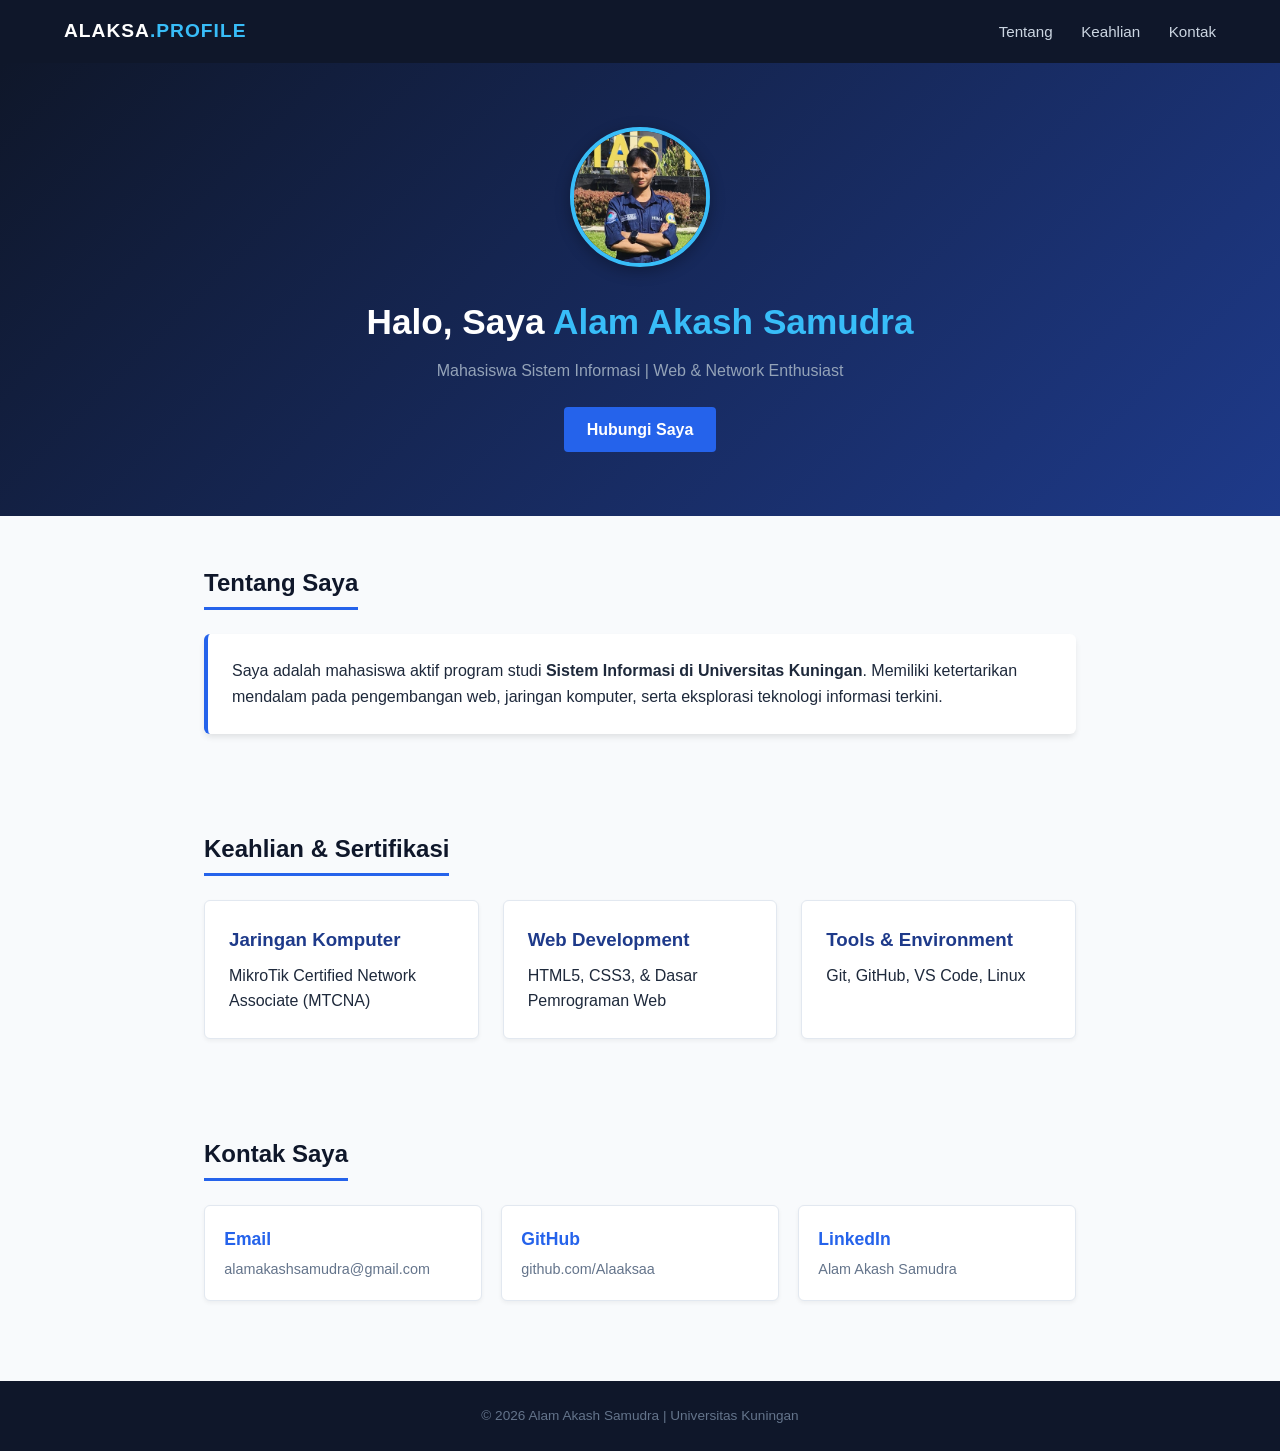
<file: index.html>
<!DOCTYPE html>
<html lang="id">
<head>
    <meta charset="UTF-8">
    <meta name="viewport" content="width=device-width, initial-scale=1.0">
    <title>Profile - Alam Akash Samudra</title>
    <link rel="stylesheet" href="style_profile.css">
</head>
<body>

    <!-- NAVBAR -->
    <header>
        <div class="logo">ALAKSA<span>.PROFILE</span></div>
        <nav>
            <a href="#tentang">Tentang</a>
            <a href="#keahlian">Keahlian</a>
            <a href="#kontak">Kontak</a>
        </nav>
    </header>

    <!-- HERO / BANNER -->
    <section class="hero">
        <div class="hero-content">
            <!-- FOTO PROFIL DI TENGAH -->
            <img src="profile.jpg" alt="Foto Alam Akash Samudra" class="profile-img">
            
            <h1>Halo, Saya <span>Alam Akash Samudra</span></h1>
            <p>Mahasiswa Sistem Informasi | Web & Network Enthusiast</p>
            <a href="#kontak" class="btn">Hubungi Saya</a>
        </div>
    </section>

    <!-- TENTANG SAYA -->
    <section id="tentang" class="section">
        <h2>Tentang Saya</h2>
        <div class="card">
            <p>Saya adalah mahasiswa aktif program studi <b>Sistem Informasi di Universitas Kuningan</b>. Memiliki ketertarikan mendalam pada pengembangan web, jaringan komputer, serta eksplorasi teknologi informasi terkini.</p>
        </div>
    </section>

    <!-- KEAHLIAN / SKILLS -->
    <section id="keahlian" class="section">
        <h2>Keahlian & Sertifikasi</h2>
        <div class="grid">
            <div class="card-item">
                <h3>Jaringan Komputer</h3>
                <p>MikroTik Certified Network Associate (MTCNA)</p>
            </div>
            <div class="card-item">
                <h3>Web Development</h3>
                <p>HTML5, CSS3, & Dasar Pemrograman Web</p>
            </div>
            <div class="card-item">
                <h3>Tools & Environment</h3>
                <p>Git, GitHub, VS Code, Linux</p>
            </div>
        </div>
    </section>

    <!-- SECTION KONTAKS -->
    <section id="kontak" class="section">
        <h2>Kontak Saya</h2>
        <div class="contact-grid">
            <a href="mailto:alamakashsamudra@gmail.com" class="contact-card">
                <h3>Email</h3>
                <p>alamakashsamudra@gmail.com</p>
            </a>
            <a href="https://github.com/Alaaksaa" target="_blank" class="contact-card">
                <h3>GitHub</h3>
                <p>github.com/Alaaksaa</p>
            </a>
            <a href="https://linkedin.com" target="_blank" class="contact-card">
                <h3>LinkedIn</h3>
                <p>Alam Akash Samudra</p>
            </a>
        </div>
    </section>

    <!-- FOOTER -->
    <footer>
        <p>&copy; 2026 Alam Akash Samudra | Universitas Kuningan</p>
    </footer>

</body>
</html>
</file>
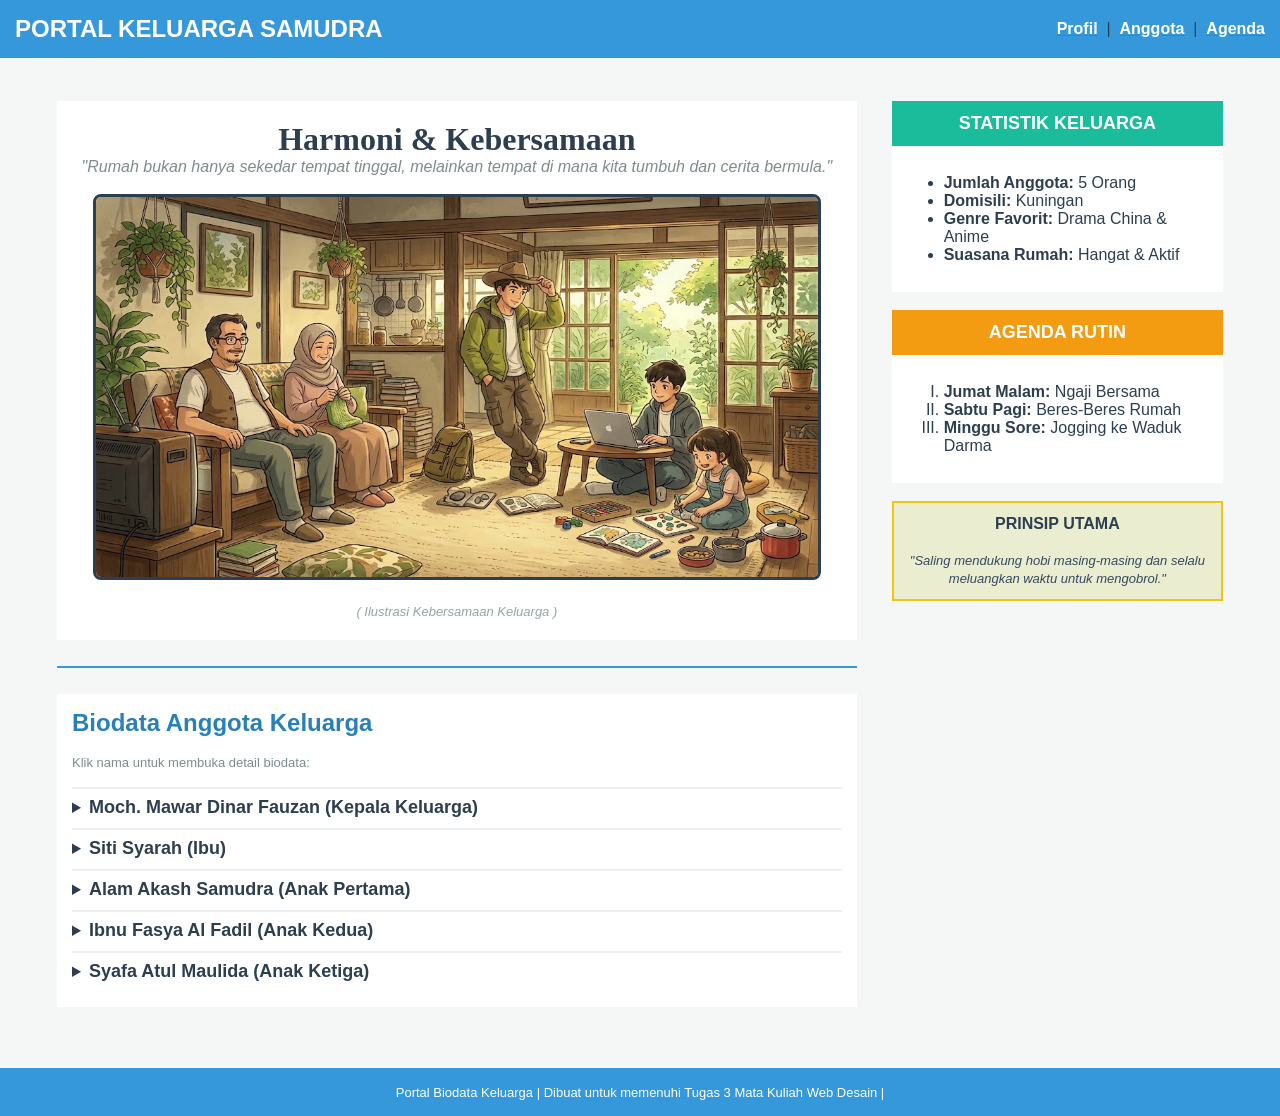
<file: biodata_keluarga.html>
<!DOCTYPE html>
<html lang="id">
<head>
    <meta charset="UTF-8">
    <meta name="viewport" content="width=device-width, initial-scale=1.0">
    <title>Portal Resmi Keluarga</title>
    <link rel="stylesheet" href="style.css">
</head>
<body bgcolor="#f4f7f6" text="#2c3e50" link="#16a085" vlink="#2980b9" alink="#e74c3c">

    <!-- HEADER SEMANTIK HTML5 -->
    <header>
        <table border="0" cellpadding="15" cellspacing="0" width="100%" bgcolor="#3498db">
            <tr>
                <td align="left">
                    <font size="5" face="Arial" color="#ffffff"><b>PORTAL KELUARGA SAMUDRA</b></font>
                </td>
                <td align="right">
                    <!-- NAVIGASI UTAMA -->
                    <nav>
                        <font size="3" face="Arial">
                            <a href="#profil"><font color="#ffffff"><b>Profil</b></font></a> &nbsp;|&nbsp; 
                            <a href="#anggota"><font color="#ffffff"><b>Anggota</b></font></a> &nbsp;|&nbsp; 
                            <a href="#kegiatan"><font color="#ffffff"><b>Agenda</b></font></a>
                        </font>
                    </nav>
                </td>
            </tr>
        </table>
    </header>

    <br>

    <!-- KONTEN UTAMA (MAIN) -->
    <main>
        <center>
            <table border="0" cellpadding="10" cellspacing="15" width="95%">
                <tr valign="top">
                    
                    <!-- KOLOM KIRI: AREA KONTEN UTAMA (70%) -->
                    <td width="70%">
                        
                        <!-- SECTION 1: HERO BANNER / PROFIL -->
                        <section id="profil">
                            <table border="0" cellpadding="20" cellspacing="0" width="100%" bgcolor="#ffffff">
                                <tr>
                                    <td align="center">
                                        <font size="6" face="Georgia" color="#2c3e50"><b>Harmoni & Kebersamaan</b></font><br>
                                        <font size="3" face="Arial" color="#7f8c8d"><i>"Rumah bukan hanya sekedar tempat tinggal, melainkan tempat di mana kita tumbuh dan cerita bermula."</i></font>
                                        <br><br>
                                        <img src="fotoghibli.jpg" alt="Foto Keluarga" width="95%" height="380" border="3" bordercolor="#bdc3c7">
                                        <br><br>
                                        <font size="2" color="#95a5a6"><i>( Ilustrasi Kebersamaan Keluarga )</i></font>
                                    </td>
                                </tr>
                            </table>
                        </section>

                        <br><hr color="#3498db" size="2"><br>

                        <!-- SECTION 2: BIODATA ANGGOTA KELUARGA -->
                        <section id="anggota">
                            <table border="0" cellpadding="15" cellspacing="0" width="100%" bgcolor="#ffffff">
                                <tr>
                                    <td>
                                        <font size="5" color="#2980b9" face="Arial"><b>Biodata Anggota Keluarga</b></font>
                                        <p><font size="2" color="#7f8c8d">Klik nama untuk membuka detail biodata:</font></p>
                                        
                                        <hr color="#ecf0f1">

                                        <!-- ARTIKEL 1: KEPALA KELUARGA -->
                                        <article>
                                            <details>
                                                <summary><font size="4" color="#2c3e50"><b>Moch. Mawar Dinar Fauzan (Kepala Keluarga)</b></font></summary>
                                                <br>
                                                <table border="1" cellpadding="8" cellspacing="0" width="100%" bgcolor="#e8f8f5" bordercolor="#1abc9c">
                                                    <tr><td width="30%"><b>Umur</b></td><td>48 Tahun</td></tr>
                                                    <tr><td><b>Peran</b></td><td>Kepala Keluarga / Ayah</td></tr>
                                                    <tr><td><b>Hobi Utama</b></td><td>Nonton Dracin (Drama China)</td></tr>
                                                    <tr><td><b>Karakter</b></td><td>Pengayom, bijaksana, dan humoris</td></tr>
                                                </table>
                                                <br>
                                            </details>
                                        </article>

                                        <hr color="#ecf0f1">

                                        <!-- ARTIKEL 2: IBU -->
                                        <article>
                                            <details>
                                                <summary><font size="4" color="#2c3e50"><b>Siti Syarah (Ibu)</b></font></summary>
                                                <br>
                                                <table border="1" cellpadding="8" cellspacing="0" width="100%" bgcolor="#fef9e7" bordercolor="#f1c40f">
                                                    <tr><td width="30%"><b>Umur</b></td><td>43 Tahun</td></tr>
                                                    <tr><td><b>Peran</b></td><td>Ibu Rumah Tangga</td></tr>
                                                    <tr><td><b>Hobi Utama</b></td><td>Memasak, beres-beres rumah, Nonton Dracin</td></tr>
                                                    <tr><td><b>Keahlian</b></td><td>Masakannya enak dan menjaga kehangatan rumah</td></tr>
                                                </table>
                                                <br>
                                            </details>
                                        </article>

                                        <hr color="#ecf0f1">

                                        <!-- ARTIKEL 3: ANAK PERTAMA -->
                                        <article>
                                            <details>
                                                <summary><font size="4" color="#2c3e50"><b>Alam Akash Samudra (Anak Pertama)</b></font></summary>
                                                <br>
                                                <table border="1" cellpadding="8" cellspacing="0" width="100%" bgcolor="#ebf5fb" bordercolor="#3498db">
                                                    <tr><td width="30%"><b>Umur</b></td><td>20 Tahun</td></tr>
                                                    <tr><td><b>Peran</b></td><td>Anak Sulung</td></tr>
                                                    <tr><td><b>Hobi Utama</b></td><td>Explore Alam, mengenal hal baru, exercise</td></tr>
                                                    <tr><td><b>Status</b></td><td>Mahasiswa Sistem Informasi</td></tr>
                                                </table>
                                                <br>
                                            </details>
                                        </article>

                                        <hr color="#ecf0f1">

                                        <!-- ARTIKEL 4: ANAK KEDUA -->
                                        <article>
                                            <details>
                                                <summary><font size="4" color="#2c3e50"><b>Ibnu Fasya Al Fadil (Anak Kedua)</b></font></summary>
                                                <br>
                                                <table border="1" cellpadding="8" cellspacing="0" width="100%" bgcolor="#eaf2f8" bordercolor="#5dade2">
                                                    <tr><td width="30%"><b>Umur</b></td><td>15 Tahun</td></tr>
                                                    <tr><td><b>Peran</b></td><td>Anak Kedua</td></tr>
                                                    <tr><td><b>Hobi Utama</b></td><td>Main Game, freelancing</td></tr>
                                                </table>
                                                <br>
                                            </details>
                                        </article>

                                        <hr color="#ecf0f1">

                                        <!-- ARTIKEL 5: ANAK KETIGA -->
                                        <article>
                                            <details>
                                                <summary><font size="4" color="#2c3e50"><b>Syafa Atul Maulida (Anak Ketiga)</b></font></summary>
                                                <br>
                                                <table border="1" cellpadding="8" cellspacing="0" width="100%" bgcolor="#fdf2e9" bordercolor="#e67e22">
                                                    <tr><td width="30%"><b>Umur</b></td><td>10 Tahun</td></tr>
                                                    <tr><td><b>Peran</b></td><td>Anak Bungsu</td></tr>
                                                    <tr><td><b>Hobi Utama</b></td><td>Main-mainan, masak-masakan, menggambar</td></tr>
                                                </table>
                                                <br>
                                            </details>
                                        </article>

                                    </td>
                                </tr>
                            </table>
                        </section>

                    </td>

                    <!-- KOLOM KANAN: SIDEBAR WIDGETS (30%) DENGAN TAG ASIDE -->
                    <td width="30%">
                        <aside>

                            <!-- WIDGET 1: STATISTIK -->
                            <section>
                                <table border="0" cellpadding="12" cellspacing="0" width="100%" bgcolor="#ffffff">
                                    <tr bgcolor="#1abc9c">
                                        <td align="center">
                                            <font size="4" face="Arial" color="#ffffff"><b>STATISTIK KELUARGA</b></font>
                                        </td>
                                    </tr>
                                    <tr>
                                        <td>
                                            <ul>
                                                <li><b>Jumlah Anggota:</b> 5 Orang</li>
                                                <li><b>Domisili:</b> Kuningan</li>
                                                <li><b>Genre Favorit:</b> Drama China & Anime</li>
                                                <li><b>Suasana Rumah:</b> Hangat & Aktif</li>
                                            </ul>
                                        </td>
                                    </tr>
                                </table>
                            </section>

                            <br>

                            <!-- WIDGET 2: AGENDA MINGGUAN -->
                            <section id="kegiatan">
                                <table border="0" cellpadding="12" cellspacing="0" width="100%" bgcolor="#ffffff">
                                    <tr bgcolor="#f39c12">
                                        <td align="center">
                                            <font size="4" face="Arial" color="#ffffff"><b>AGENDA RUTIN</b></font>
                                        </td>
                                    </tr>
                                    <tr>
                                        <td>
                                            <ol type="I">
                                                <li><b>Jumat Malam:</b> Ngaji Bersama</li>
                                                <li><b>Sabtu Pagi:</b> Beres-Beres Rumah</li>
                                                <li><b>Minggu Sore:</b> Jogging ke Waduk Darma</li>
                                            </ol>
                                        </td>
                                    </tr>
                                </table>
                            </section>

                            <br>

                            <!-- WIDGET 3: QUOTE / PRINSIP -->
                            <section>
                                <table border="1" cellpadding="12" cellspacing="0" width="100%" bgcolor="#eaedd0" bordercolor="#f1c40f">
                                    <tr>
                                        <td align="center">
                                            <font size="3" color="#2c3e50"><b>PRINSIP UTAMA</b></font><br><br>
                                            <font size="2" color="#34495e"><i>"Saling mendukung hobi masing-masing dan selalu meluangkan waktu untuk mengobrol."</i></font>
                                        </td>
                                    </tr>
                                </table>
                            </section>

                        </aside>
                    </td>
                </tr>
            </table>
        </center>
    </main>

    <br><br>

    <!-- FOOTER SEMANTIK HTML5 -->
    <footer>
        <table border="0" cellpadding="15" cellspacing="0" width="100%" bgcolor="#3498db">
            <tr>
                <td align="center">
                    <font size="2" face="Arial" color="#ffffff">
                        Portal Biodata Keluarga | Dibuat untuk memenuhi Tugas 3 Mata Kuliah Web Desain |
                    </font>
                </td>
            </tr>
        </table>
    </footer>

</body>
</html>
</file>
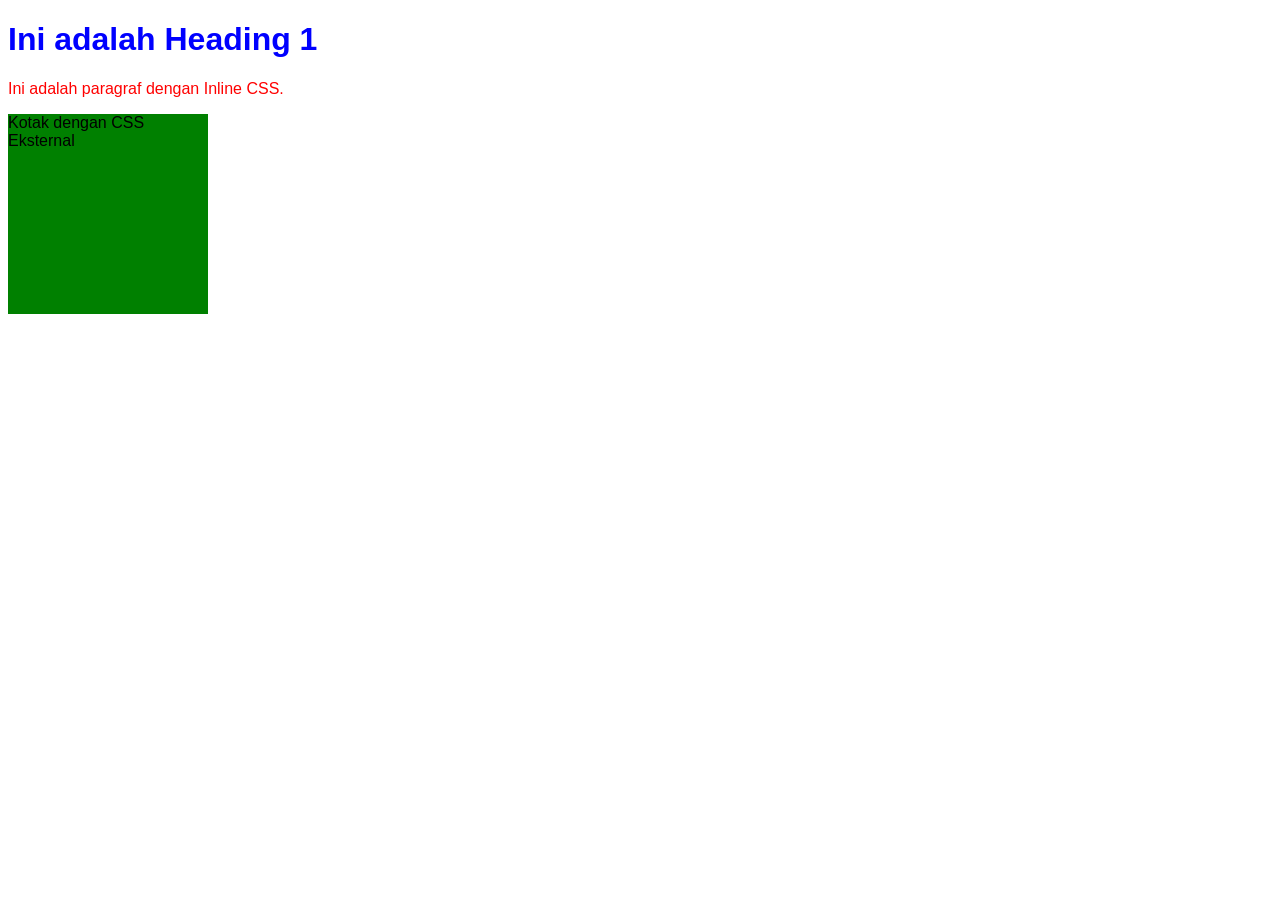
<file: Latihan_03_01.html>
<!DOCTYPE html>
<html lang="en">
<head>
    <meta charset="UTF-8">
    <meta name="viewport" content="width=device-width, initial-scale=1.0">
    <title>Praktikum CSS</title>
    <!-- Internal CSS -->
    <style>
        body {
            font-family: Arial, sans-serif;
        }
        h1 {
            color: blue;
        }
    </style>
    <!-- External CSS -->
    <link rel="stylesheet" href="stylesheet_03_01.css">
</head>
<body>
    <h1>Ini adalah Heading 1</h1>
    <p style="color: red;">Ini adalah paragraf dengan Inline CSS.</p>
    <div class="kotak">Kotak dengan CSS Eksternal</div>
</body>
</html>
</file>
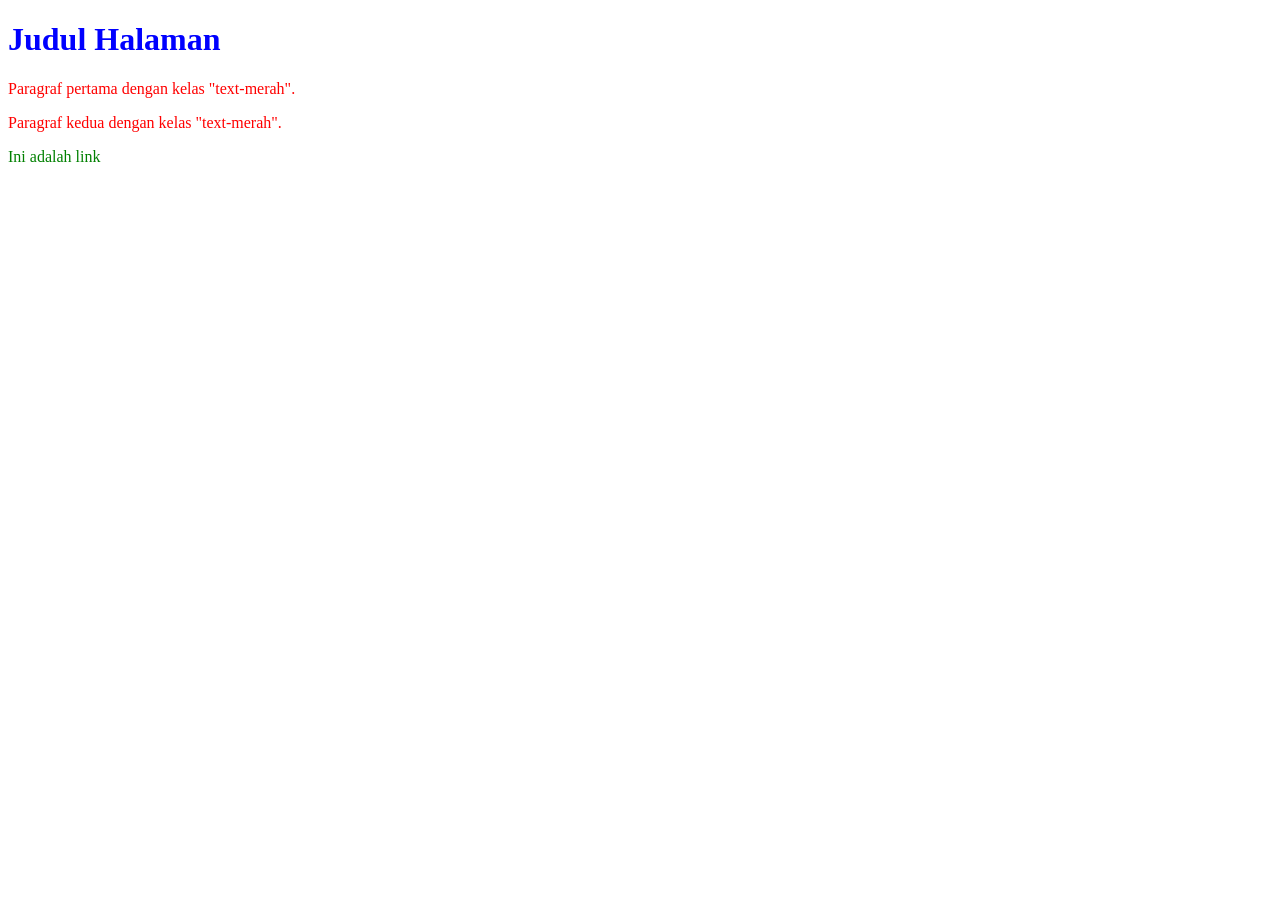
<file: Latihan_03_02.html>
<!DOCTYPE html>
<html lang="en">
<head>
    <meta charset="UTF-8">
    <meta name="viewport" content="width=device-width, initial-scale=1.0">
    <title>Praktikum Selektor CSS</title>
    <link rel="stylesheet" href="stylesheet_03_02.css">
</head>
<body>
    <h1 id="judul">Judul Halaman</h1>
    <p class="text-merah">Paragraf pertama dengan kelas "text-merah".</p>
    <p class="text-merah">Paragraf kedua dengan kelas "text-merah".</p>
    <a href="#" title="Link">Ini adalah link</a>
</body>
</html>
</file>
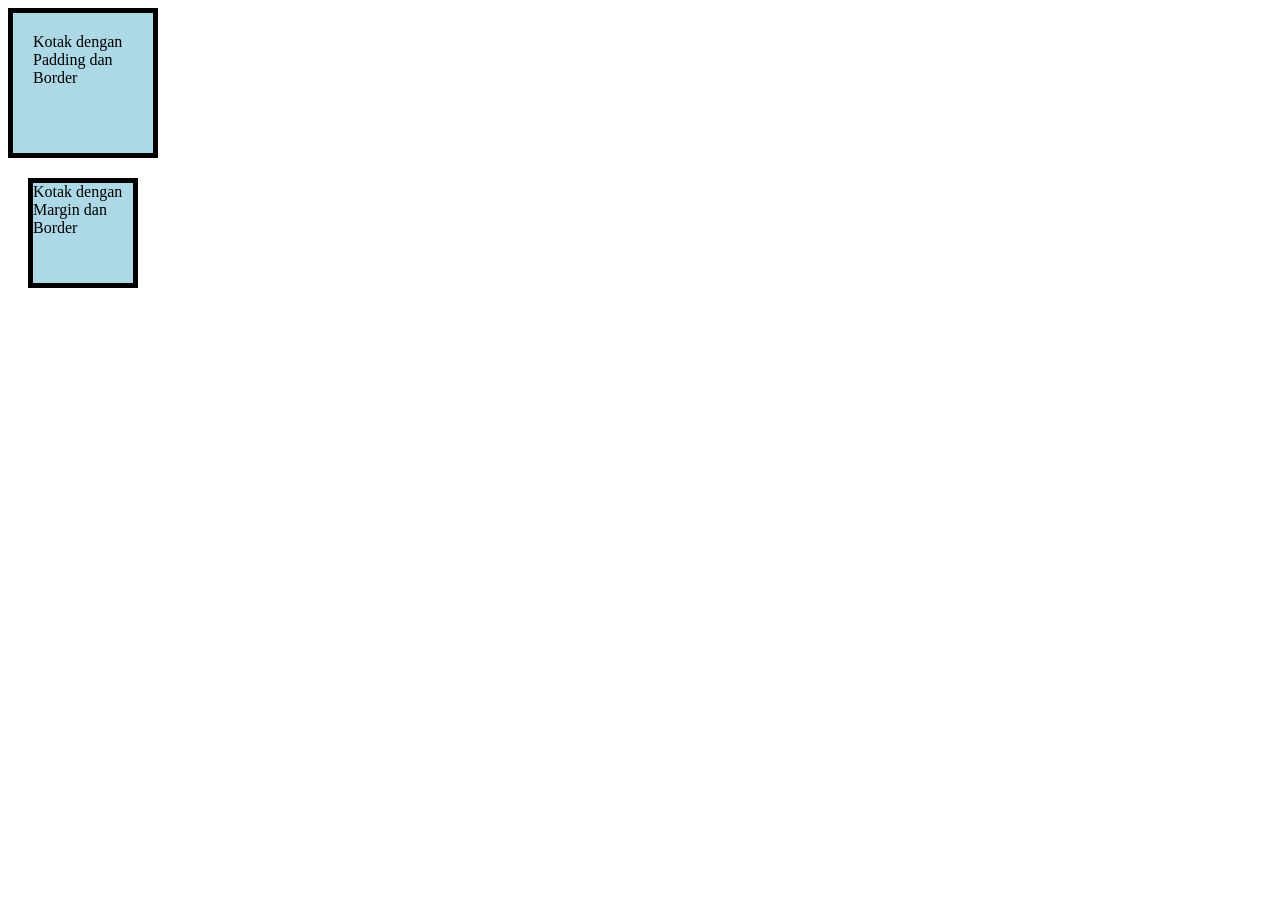
<file: Latihan_03_03.html>
<!DOCTYPE html>
<html lang="en">
<head>
    <meta charset="UTF-8">
    <meta name="viewport" content="width=device-width, initial-scale=1.0">
    <title>Praktikum Box Model</title>
    <link rel="stylesheet" href="stylesheet_03_03.css">
</head>
<body>
    <div class="kotak">Kotak dengan Padding dan Border</div>
    <div class="kotak">Kotak dengan Margin dan Border</div>
</body>
</html>
</file>
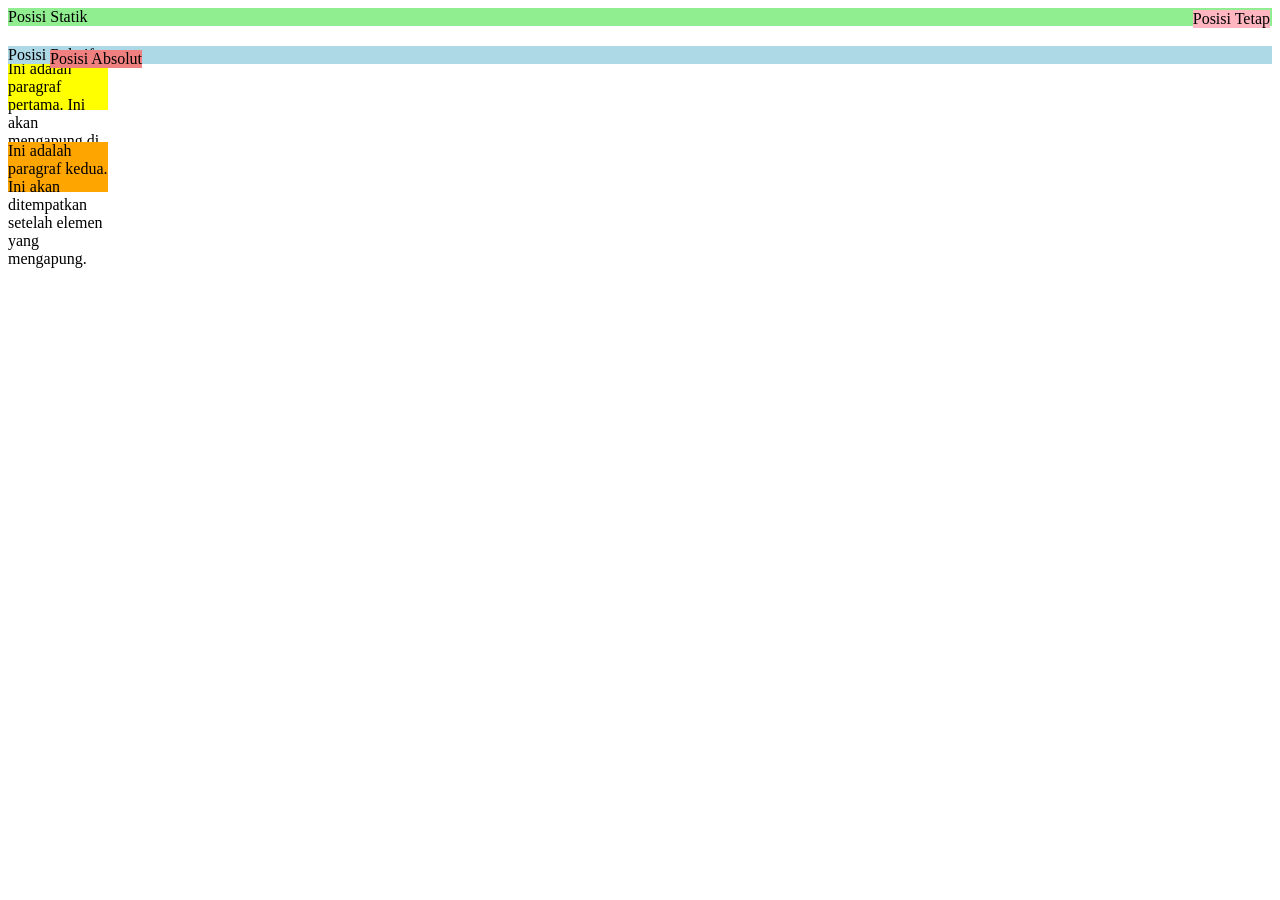
<file: Latihan_03_04.html>
<!DOCTYPE html>
<html lang="en">
<head>
    <meta charset="UTF-8">
    <meta name="viewport" content="width=device-width, initial-scale=1.0">
    <title>Praktikum Posisi dan Float</title>
    <link rel="stylesheet" href="stylesheet_03_04.css">
</head>
<body>
    <div class="box1">Posisi Statik</div>
    <div class="box2">Posisi Relatif</div>
    <div class="box3">Posisi Absolut</div>
    <div class="box4">Posisi Tetap</div>

    <p>Ini adalah paragraf pertama. Ini akan mengapung di sebelah kiri.</p>
    <p class="clear">Ini adalah paragraf kedua. Ini akan ditempatkan setelah elemen yang mengapung.</p>
</body>
</html>
</file>
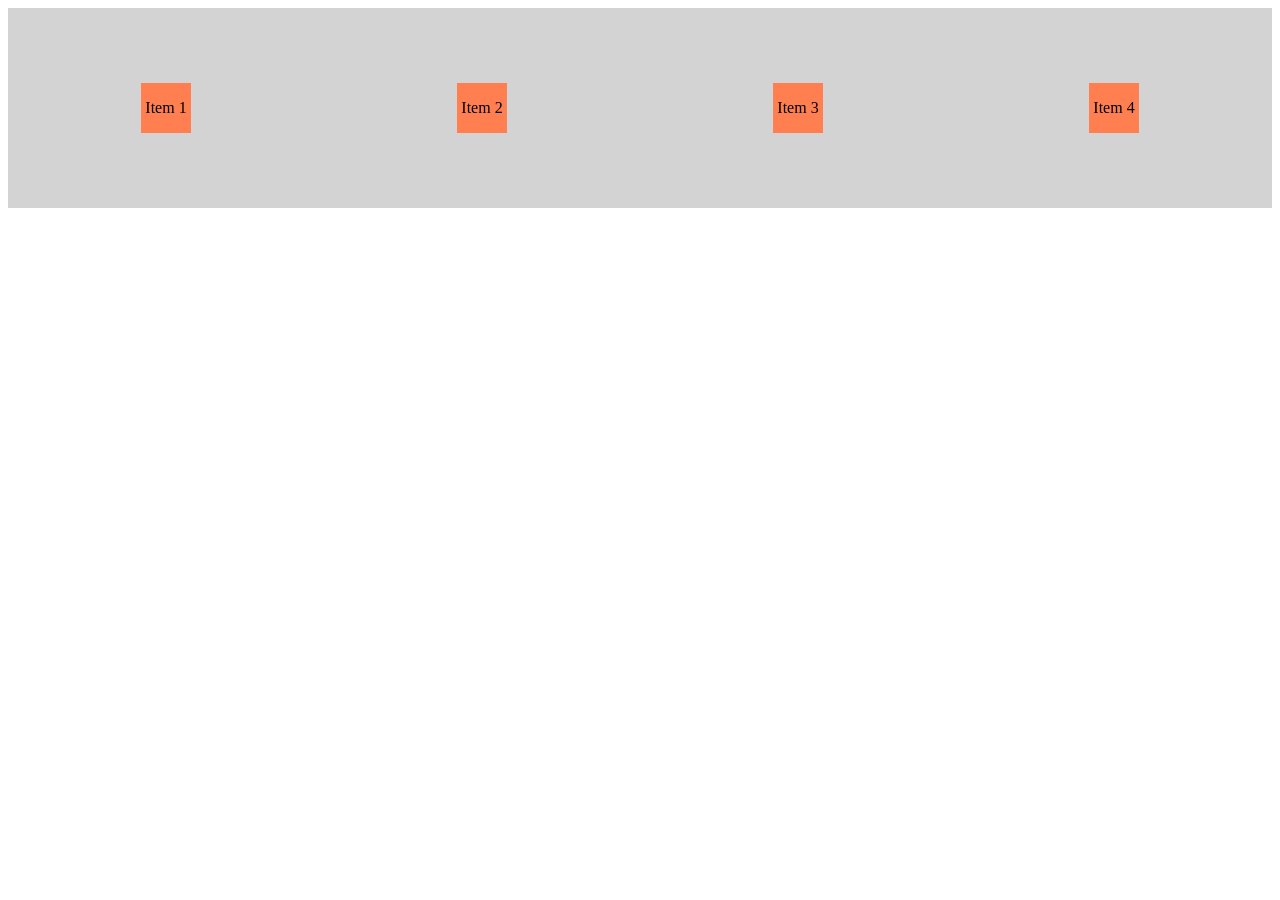
<file: Latihan_03_05.html>
<!DOCTYPE html>
<html lang="en">
<head>
    <meta charset="UTF-8">
    <meta name="viewport" content="width=device-width, initial-scale=1.0">
    <title>Praktikum Flexbox</title>
    <link rel="stylesheet" href="stylesheet_03_05.css">
</head>
<body>
    <div class="container">
        <div class="item">Item 1</div>
        <div class="item">Item 2</div>
        <div class="item">Item 3</div>
        <div class="item">Item 4</div>
    </div>
</body>
</html>
</file>
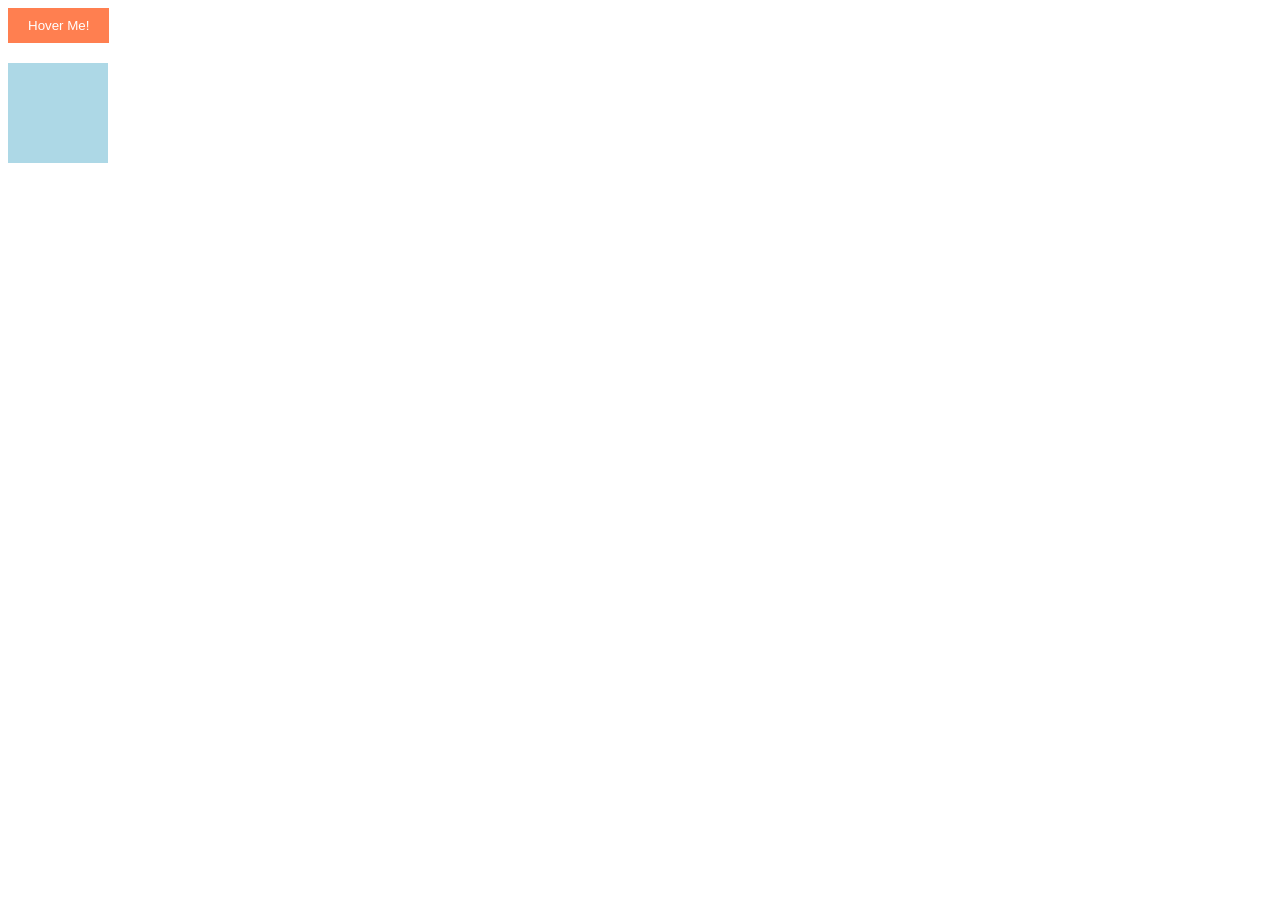
<file: Latihan_03_06.html>
<!DOCTYPE html>
<html lang="en">
<head>
    <meta charset="UTF-8">
    <meta name="viewport" content="width=device-width, initial-scale=1.0">
    <title>Praktikum Animasi dan Transisi</title>
    <link rel="stylesheet" href="stylesheet_03_06.css">
</head>
<body>
    <button class="btn">Hover Me!</button>
    <div class="box"></div>
</body>
</html>
</file>
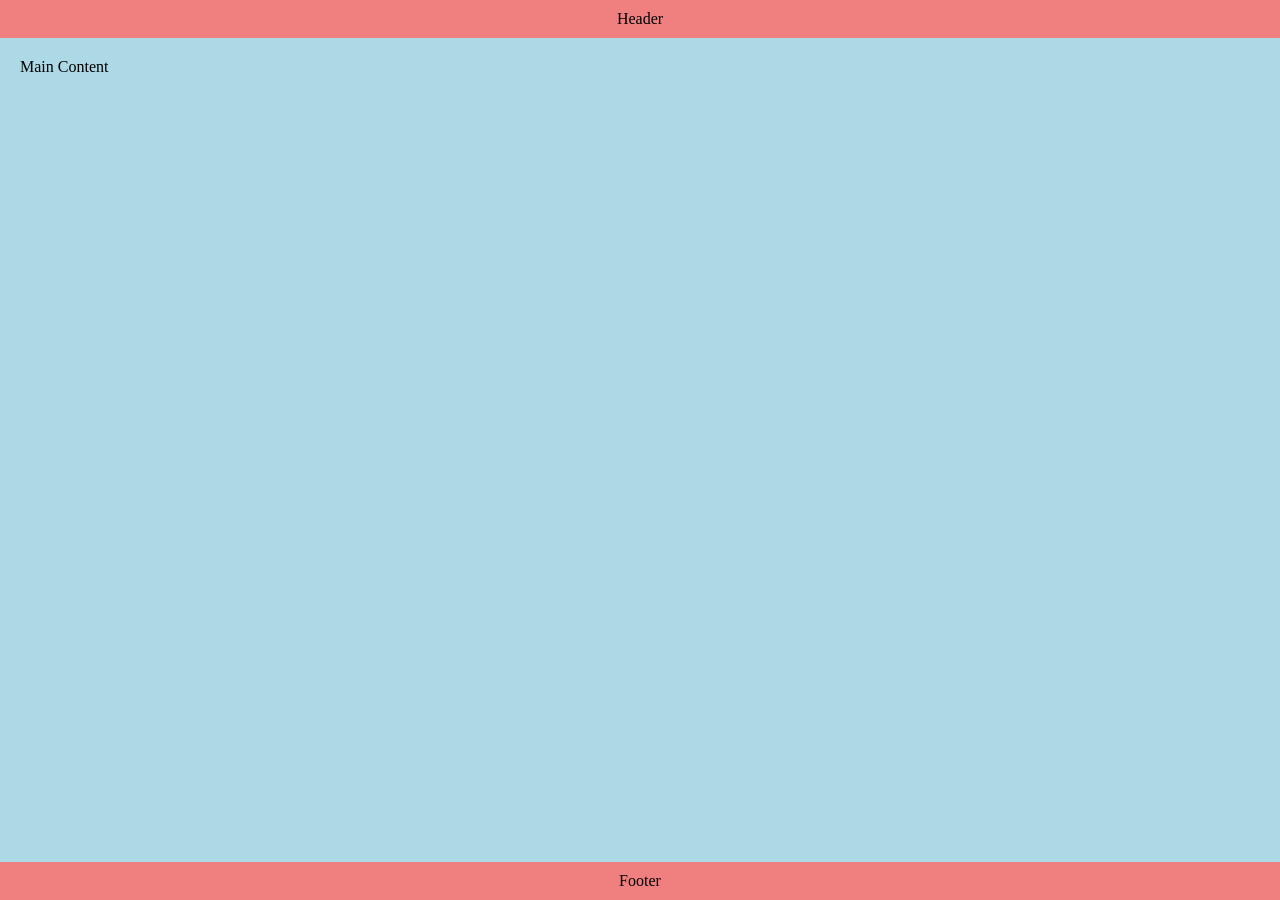
<file: Latihan_03_07.html>
<!DOCTYPE html>
<html lang="en">
<head>
    <meta charset="UTF-8">
    <meta name="viewport" content="width=device-width, initial-scale=1.0">
    <title>Praktikum Responsive Design</title>
    <link rel="stylesheet" href="stylesheet_03_07.css">
</head>
<body>
    <header>Header</header>
    <main>Main Content</main>
    <footer>Footer</footer>
</body>
</html>
</file>
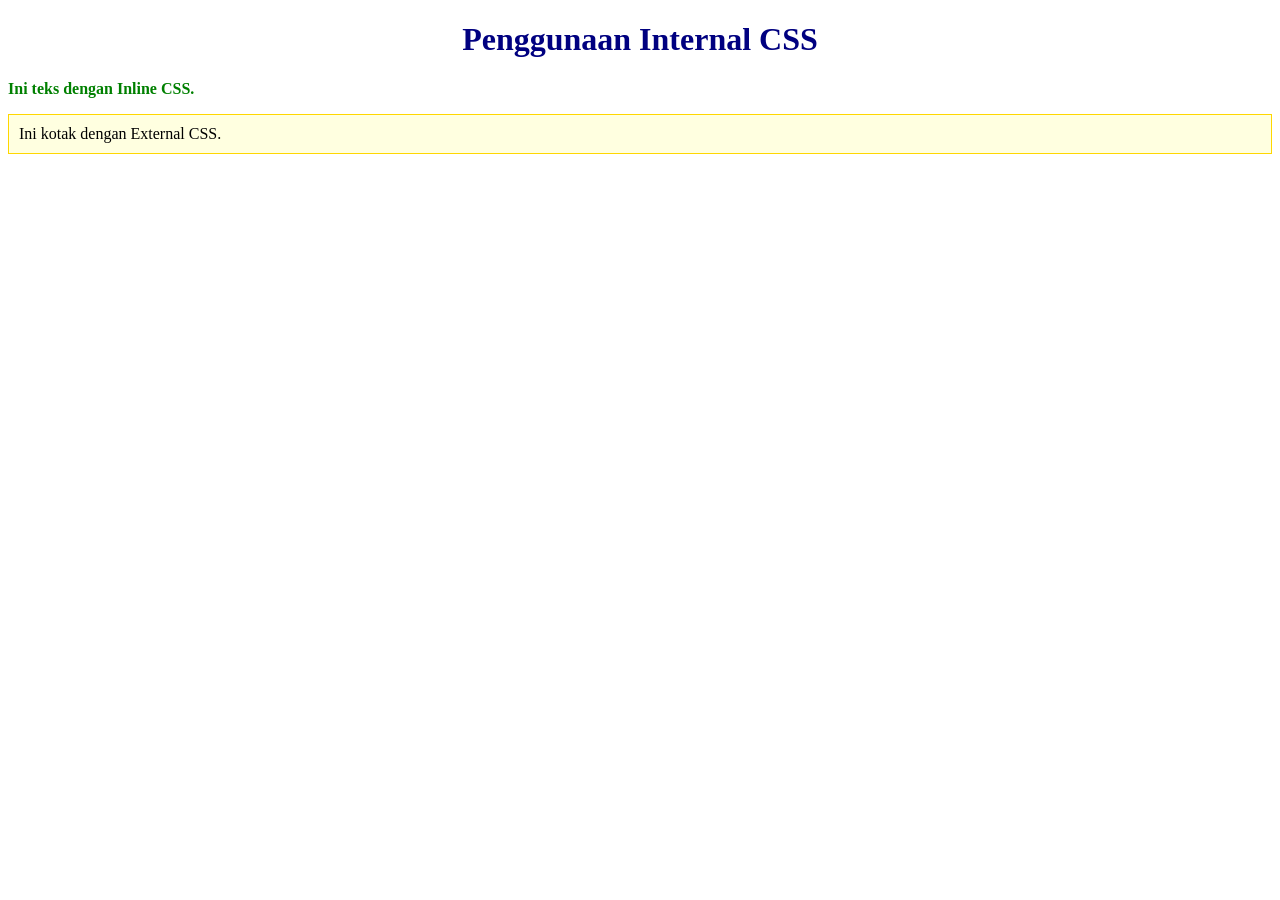
<file: posttest_03.html>
<!DOCTYPE html>
<html lang="id">
<head>
    <meta charset="UTF-8">
    <title>Post-Test Modul 3</title>
    <!-- Internal CSS -->
    <style>
        h1 { color: navy; text-align: center; }
    </style>
    <!-- External CSS -->
    <link rel="stylesheet" href="style_posttest.css">
</head>
<body>
    <h1>Penggunaan Internal CSS</h1>
    <!-- Inline CSS -->
    <p style="color: green; font-weight: bold;">Ini teks dengan Inline CSS.</p>
    <div class="box-eksternal">Ini kotak dengan External CSS.</div>
</body>
</html>
</file>
<file: style_profile.css>
* {
    margin: 0;
    padding: 0;
    box-sizing: border-box;
    font-family: 'Segoe UI', Tahoma, Geneva, Verdana, sans-serif;
}

html {
    scroll-behavior: smooth; /* Efek scroll halus saat klik menu navigasi */
}

body {
    background-color: #f8fafc;
    color: #1e293b;
    line-height: 1.6;
}

/* NAVBAR */
header {
    background-color: #0f172a;
    color: #ffffff;
    display: flex;
    justify-content: space-between;
    align-items: center;
    padding: 1rem 5%;
    position: sticky;
    top: 0;
    z-index: 100;
}

.logo {
    font-size: 1.2rem;
    font-weight: bold;
    letter-spacing: 1px;
}

.logo span {
    color: #38bdf8;
}

nav a {
    color: #cbd5e1;
    text-decoration: none;
    margin-left: 1.5rem;
    font-size: 0.95rem;
    transition: 0.3s;
}

nav a:hover {
    color: #38bdf8;
}

/* HERO */
.hero {
    background: linear-gradient(135deg, #0f172a 0%, #1e3a8a 100%);
    color: #ffffff;
    padding: 4rem 5%;
    display: flex;
    justify-content: center;
    align-items: center;
    text-align: center;
}

.hero-content {
    max-width: 600px;
}

/* FOTO PROFIL LINGKARAN DI TENGAH */
.profile-img {
    width: 140px;
    height: 140px;
    border-radius: 50%;
    object-fit: cover;
    border: 4px solid #38bdf8;
    box-shadow: 0 4px 15px rgba(0, 0, 0, 0.3);
    margin-bottom: 1.2rem;
}

.hero h1 {
    font-size: 2.2rem;
    margin-bottom: 0.5rem;
}

.hero h1 span {
    color: #38bdf8;
}

.hero p {
    color: #94a3b8;
    margin-bottom: 1.5rem;
}

.btn {
    display: inline-block;
    background-color: #2563eb;
    color: #ffffff;
    padding: 0.6rem 1.4rem;
    text-decoration: none;
    border-radius: 4px;
    font-weight: bold;
    transition: 0.3s;
}

.btn:hover {
    background-color: #1d4ed8;
}

/* SECTION COMMON */
.section {
    padding: 3rem 5%;
    max-width: 1000px;
    margin: 0 auto;
}

.section h2 {
    color: #0f172a;
    border-bottom: 3px solid #2563eb;
    display: inline-block;
    margin-bottom: 1.5rem;
    padding-bottom: 0.3rem;
}

.card {
    background: #ffffff;
    padding: 1.5rem;
    border-radius: 6px;
    box-shadow: 0 4px 6px -1px rgba(0, 0, 0, 0.1);
    border-left: 4px solid #2563eb;
}

/* GRID KEAHLIAN */
.grid {
    display: grid;
    grid-template-columns: repeat(auto-fit, minmax(250px, 1fr));
    gap: 1.5rem;
}

.card-item {
    background: #ffffff;
    padding: 1.5rem;
    border-radius: 6px;
    box-shadow: 0 2px 4px rgba(0,0,0,0.05);
    border: 1px solid #e2e8f0;
}

.card-item h3 {
    color: #1e3a8a;
    margin-bottom: 0.5rem;
}

/* GRID KONTAK */
.contact-grid {
    display: grid;
    grid-template-columns: repeat(auto-fit, minmax(220px, 1fr));
    gap: 1.2rem;
}

.contact-card {
    background: #ffffff;
    padding: 1.2rem;
    border-radius: 6px;
    text-decoration: none;
    color: inherit;
    border: 1px solid #e2e8f0;
    box-shadow: 0 2px 4px rgba(0,0,0,0.05);
    transition: 0.3s;
}

.contact-card:hover {
    border-color: #2563eb;
    transform: translateY(-3px);
}

.contact-card h3 {
    color: #2563eb;
    font-size: 1.1rem;
    margin-bottom: 0.3rem;
}

.contact-card p {
    font-size: 0.9rem;
    color: #64748b;
}

/* FOOTER */
footer {
    background-color: #0f172a;
    color: #64748b;
    text-align: center;
    padding: 1.5rem;
    font-size: 0.85rem;
    margin-top: 2rem;
}
</file>
<file: style.css>
body {
    font-family: Arial, sans-serif;
    margin: 0;
}
img {
    border-radius: 8px;
}
details {
    margin-bottom: 10px;
    cursor: pointer;
}
summary:hover {
    color: #3498db;
}
</file>
<file: stylesheet_03_01.css>
.kotak {
width: 200px;
height: 200px;
background-color: green;

}
</file>
<file: stylesheet_03_02.css>
#judul {
    color: blue;
}
.text-merah {
    color: red;
}
a[title] {
    text-decoration: none;
    color: green;
}
</file>
<file: stylesheet_03_03.css>
.kotak {
    width: 100px;
    height: 100px;
    background-color: lightblue;
}
.kotak:first-of-type {
    padding: 20px;
    border: 5px solid black;
}
.kotak:last-of-type {
    margin: 20px;
    border: 5px solid black;
}
</file>
<file: stylesheet_03_04.css>
.box1 {
    position: static;
    background-color: lightgreen;
}
.box2 {
    position: relative;
    top: 20px;
    background-color: lightblue;
}
.box3 {
    position: absolute;
    top: 50px;
    left: 50px;
    background-color: lightcoral;
}
.box4 {
    position: fixed;
    top: 10px;
    right: 10px;
    background-color: lightpink;
}
p {
    float: left;
    width: 100px;
    height: 50px;
    background-color: yellow;
    margin-right: 10px;
}
.clear {
    clear: left;
    background-color: orange;
}
</file>
<file: stylesheet_03_05.css>
.container {
    display: flex;
    justify-content: space-around;
    align-items: center;
    height: 200px;
    background-color: lightgray;
}
.item {
    width: 50px;
    height: 50px;
    background-color: coral;
    display: flex;
    justify-content: center;
    align-items: center;
}
</file>
<file: stylesheet_03_06.css>
.btn {
    padding: 10px 20px;
    background-color: coral;
    color: white;
    border: none;
    cursor: pointer;
    transition: background-color 0.5s ease;
}
.btn:hover {
    background-color: darkred;
}
.box {
    width: 100px;
    height: 100px;
    background-color: lightblue;
    margin-top: 20px;
    animation: slide 2s infinite;
}
@keyframes slide {
    0% {
        transform: translateX(0);
    }
    50% {
        transform: translateX(100px);
    }
    100% {
        transform: translateX(0);
    }
}
</file>
<file: stylesheet_03_07.css>
/* style.css */
body {
    display: flex;
    flex-direction: column;
    height: 100vh;
    margin: 0;
}
header, footer {
    background-color: lightcoral;
    padding: 10px;
    text-align: center;
}
main {
    flex: 1;
    background-color: lightblue;
    padding: 20px;
}
@media (max-width: 600px) {
    body {
        flex-direction: row;
    }
    header, footer {
        flex: 1;
        padding: 5px;
    }
    main {
        flex: 2;
    }
}
</file>
<file: style_posttest.css>
.box-eksternal {
    background-color: lightyellow;
    border: 1px solid gold;
    padding: 10px;
}
</file>
